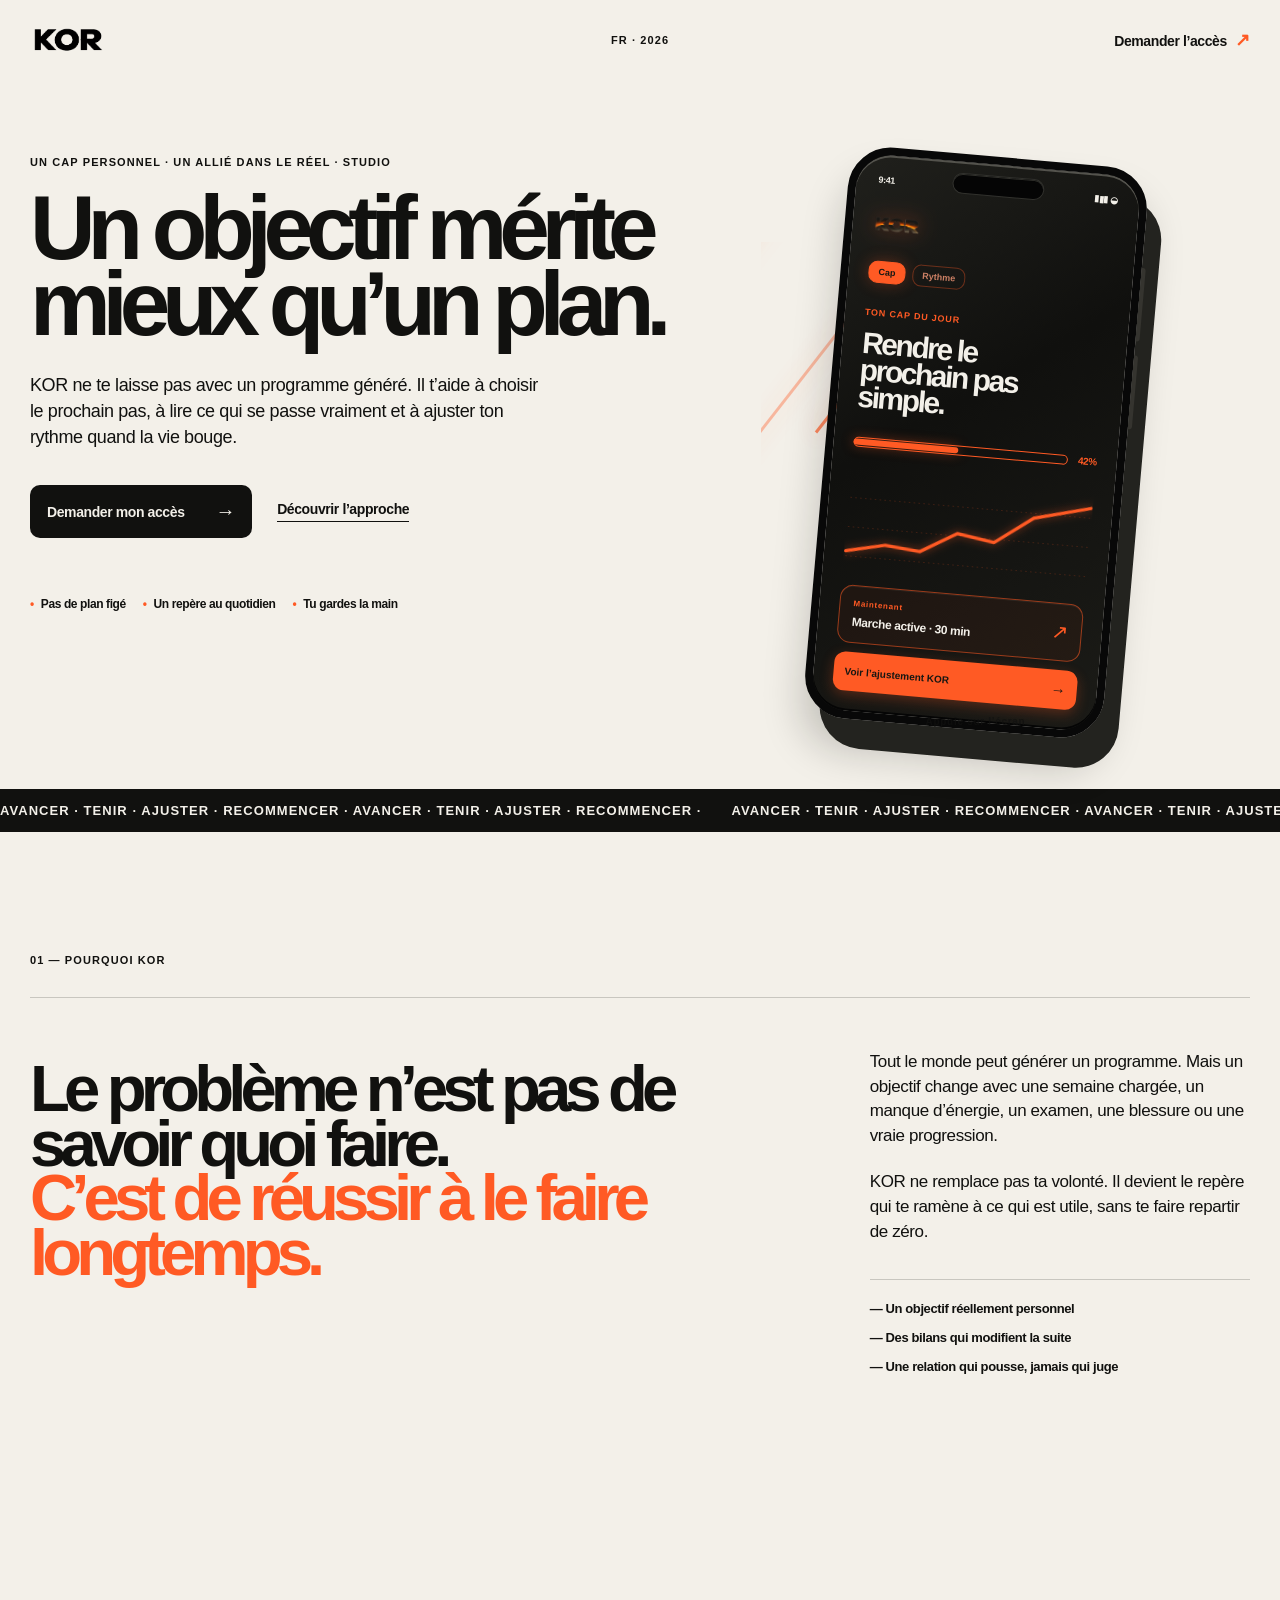
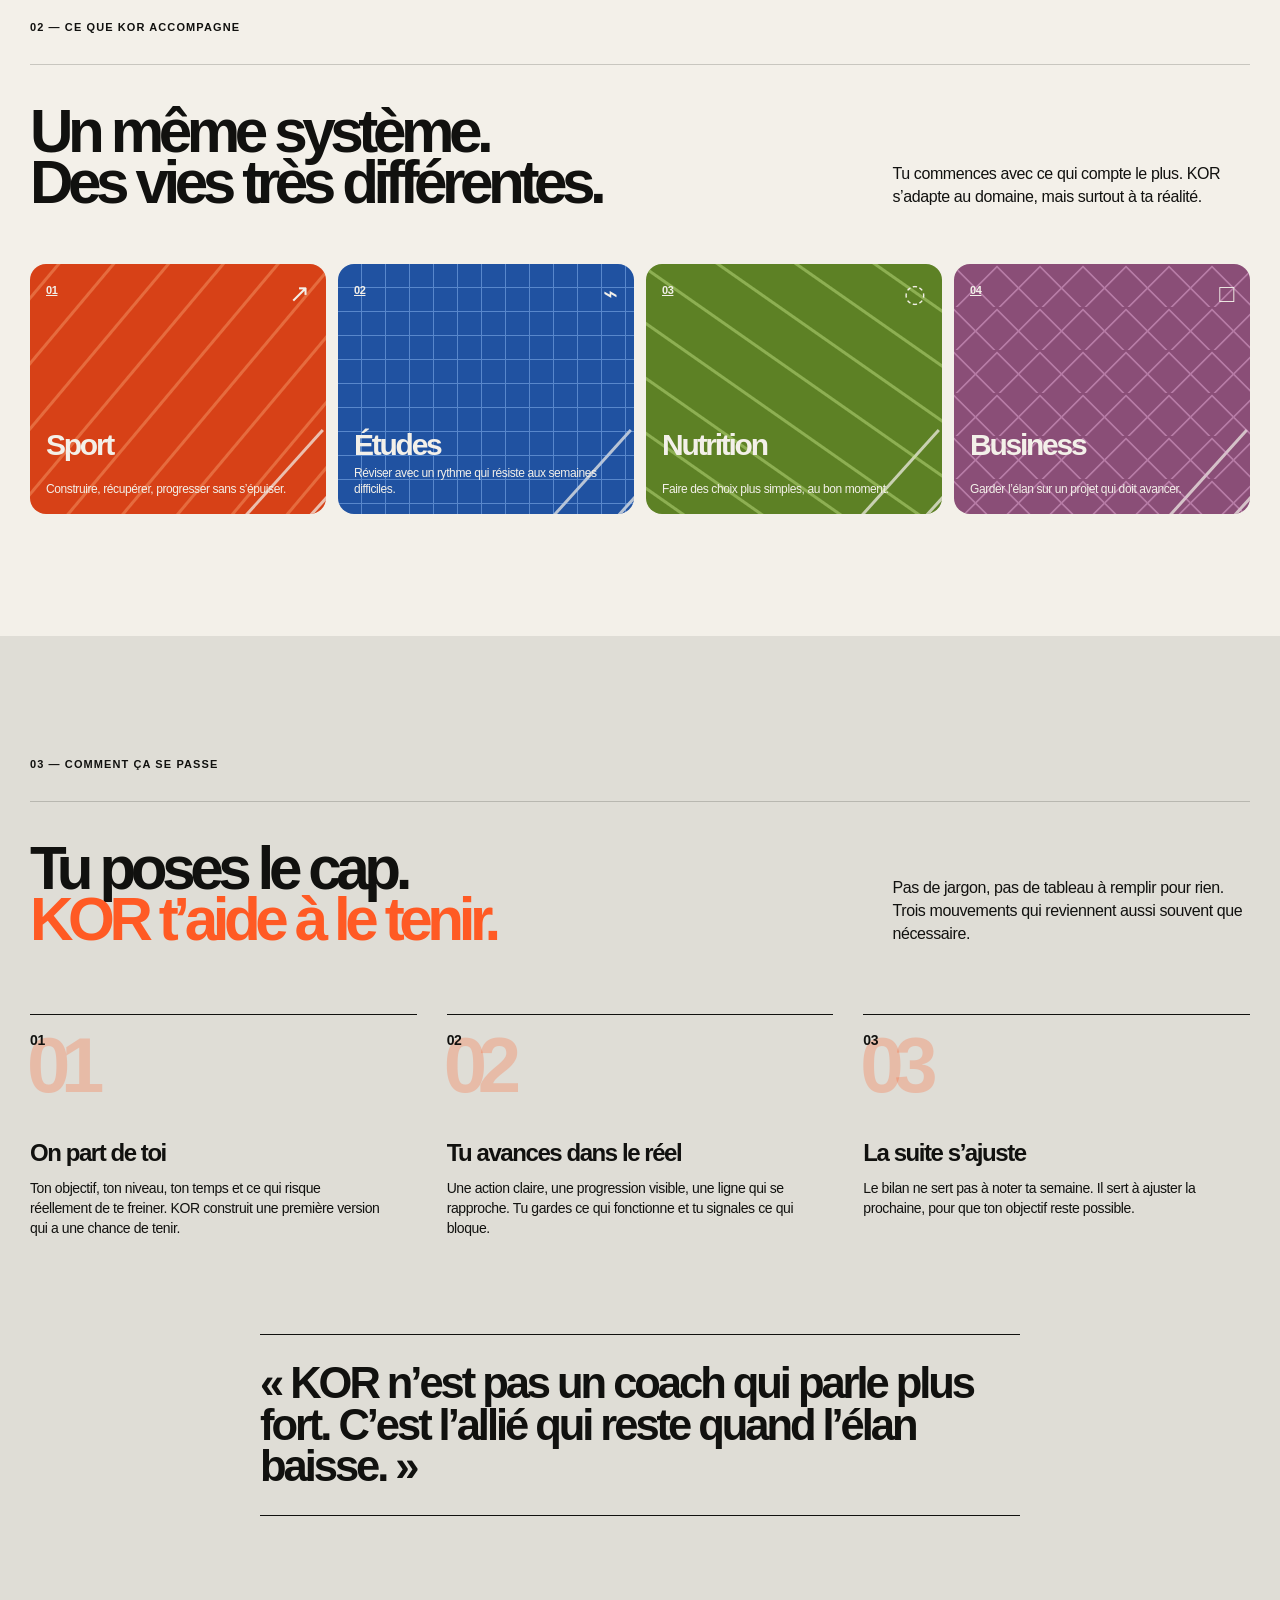
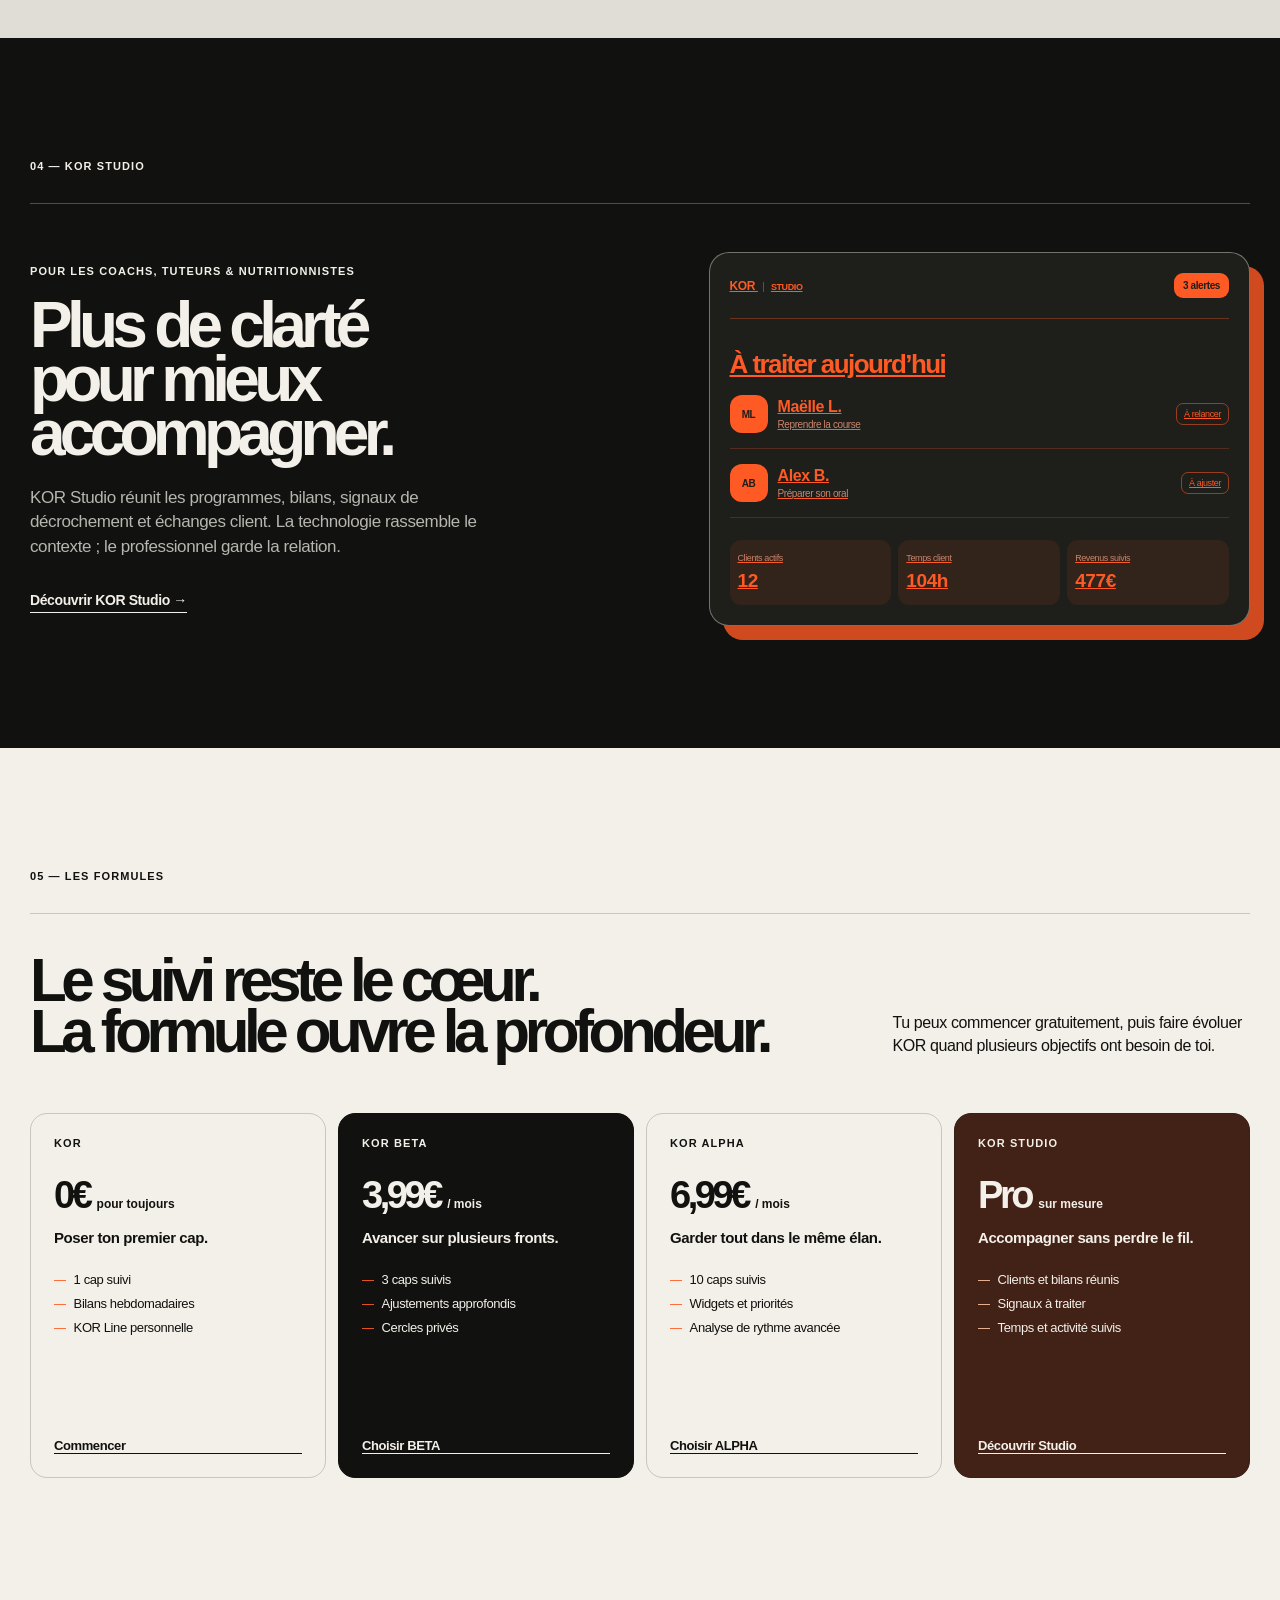
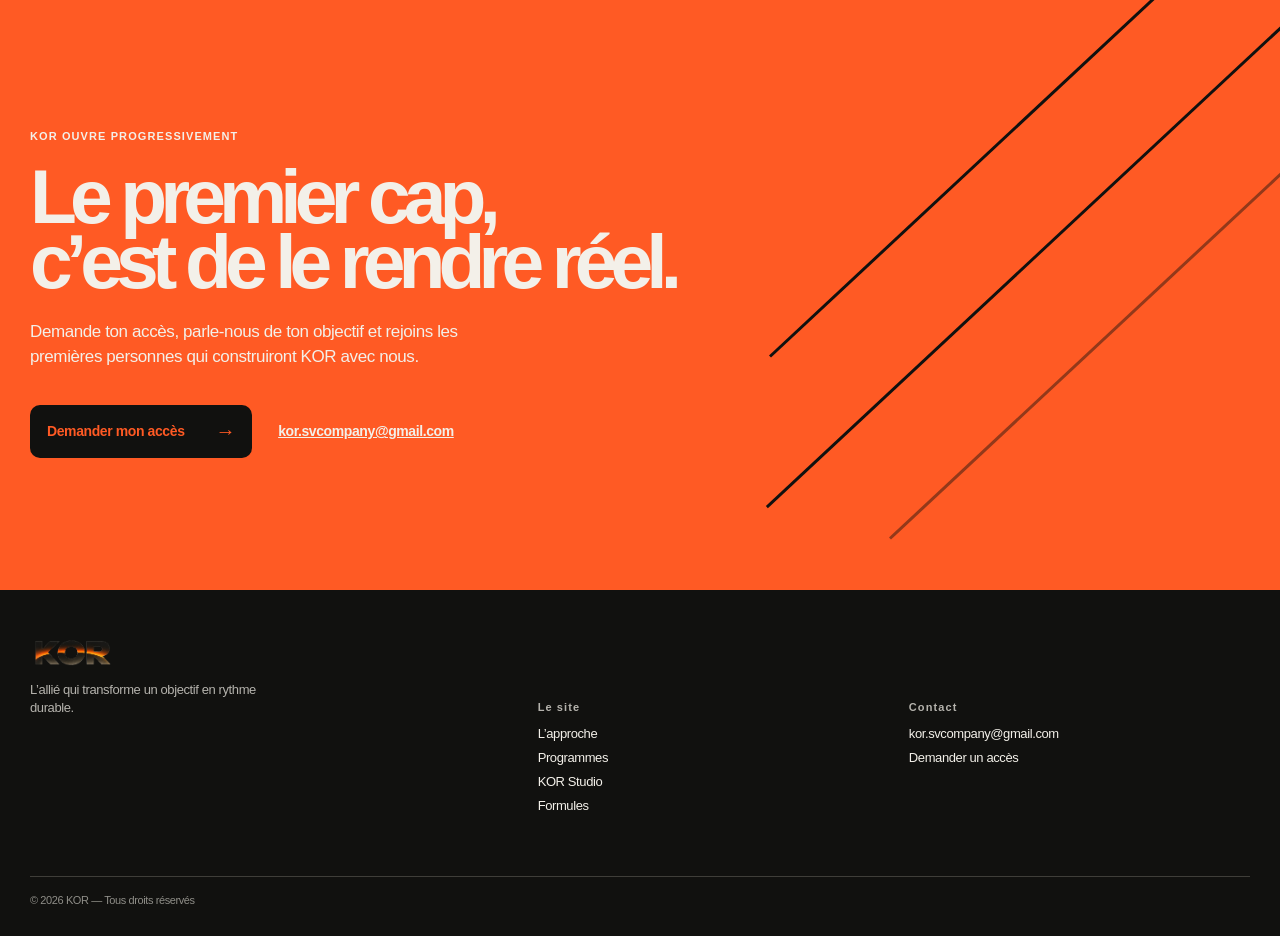
<file: index.html>
<!doctype html>
<html lang="fr">
<head>
  <meta charset="utf-8">
  <meta name="viewport" content="width=device-width,initial-scale=1,viewport-fit=cover">
  <meta name="theme-color" content="#111111">
  <meta name="description" content="KOR transforme un objectif en rythme vivant, suivi et ajusté dans la durée.">
  <title>KOR — L’allié de tes objectifs</title>
  <link rel="stylesheet" href="/site.css">
</head>
<body>
  <div class="site-shell" id="top">
    <header class="site-header">
      <a class="brand" href="#top" aria-label="KOR — accueil"><img src="/kor-logo.png" alt="KOR"></a>
      <span class="edition">FR · 2026</span>
      <a class="header-link" href="/rejoindre/">Demander l’accès <span>↗</span></a>
    </header>
    <main>
      <section class="hero" aria-labelledby="hero-title">
        <div class="hero-copy">
          <p class="kicker">UN CAP PERSONNEL · UN ALLIÉ DANS LE RÉEL · STUDIO</p>
          <h1 id="hero-title">Un objectif mérite<br>mieux qu’un plan.</h1>
          <p class="hero-text">KOR ne te laisse pas avec un programme généré. Il t’aide à choisir le prochain pas, à lire ce qui se passe vraiment et à ajuster ton rythme quand la vie bouge.</p>
          <div class="hero-actions"><a class="button button-main" href="/rejoindre/">Demander mon accès <span>→</span></a><a class="text-link" href="#approach">Découvrir l’approche</a></div>
          <div class="hero-points"><span>Pas de plan figé</span><span>Un repère au quotidien</span><span>Tu gardes la main</span></div>
        </div>
        <div class="hero-object">
          <div class="object-lines" aria-hidden="true"><i></i><i></i><i></i></div>
          <div class="phone" aria-label="Aperçu interactif de KOR">
            <div class="phone-top"><span>9:41</span><span>▮▮▮ ◒</span></div>
            <div class="phone-logo"><img src="/kor-logo.png" alt=""></div>
            <div class="phone-tabs" aria-label="Choisir un aperçu"><button class="is-active" type="button" data-phone-view="cap">Cap</button><button type="button" data-phone-view="rythme">Rythme</button></div>
            <div class="phone-view" id="phone-view">
              <p class="phone-eyebrow">TON CAP DU JOUR</p>
              <h2>Rendre le prochain pas simple.</h2>
              <div class="phone-line"><i></i><b>42%</b></div>
              <div class="phone-chart"><svg viewBox="0 0 300 118" aria-hidden="true"><path d="M2 104H298M2 68H298M2 32H298"/><polyline points="2,98 50,87 93,91 137,65 183,72 229,38 298,20"/></svg></div>
              <div class="phone-card"><span>Maintenant</span><b>Marche active · 30 min</b><em>↗</em></div>
            </div>
            <button class="phone-action" type="button" id="phone-action">Voir l’ajustement KOR <span>→</span></button>
          </div>
          <p class="phone-hint">Appuie sur l’écran</p>
        </div>
      </section>
      <div class="marquee" aria-hidden="true"><span>AVANCER · TENIR · AJUSTER · RECOMMENCER · AVANCER · TENIR · AJUSTER · RECOMMENCER · </span><span>AVANCER · TENIR · AJUSTER · RECOMMENCER · AVANCER · TENIR · AJUSTER · RECOMMENCER · </span></div>
      <section class="story section" id="approach">
        <div class="section-index">01 — POURQUOI KOR</div>
        <div class="story-grid"><h2>Le problème n’est pas de savoir quoi faire.<br><em>C’est de réussir à le faire longtemps.</em></h2><div class="story-copy"><p>Tout le monde peut générer un programme. Mais un objectif change avec une semaine chargée, un manque d’énergie, un examen, une blessure ou une vraie progression.</p><p>KOR ne remplace pas ta volonté. Il devient le repère qui te ramène à ce qui est utile, sans te faire repartir de zéro.</p><div class="principles"><span>— Un objectif réellement personnel</span><span>— Des bilans qui modifient la suite</span><span>— Une relation qui pousse, jamais qui juge</span></div></div></div>
      </section>
      <section class="universes section" id="programmes">
        <div class="section-index">02 — CE QUE KOR ACCOMPAGNE</div>
        <div class="section-heading"><h2>Un même système.<br>Des vies très différentes.</h2><p>Tu commences avec ce qui compte le plus. KOR s’adapte au domaine, mais surtout à ta réalité.</p></div>
        <div class="universe-grid"><a href="/programmes/?domaine=sport" class="universe sport"><span>01</span><h3>Sport</h3><p>Construire, récupérer, progresser sans s’épuiser.</p><i>↗</i></a><a href="/programmes/?domaine=etudes" class="universe study"><span>02</span><h3>Études</h3><p>Réviser avec un rythme qui résiste aux semaines difficiles.</p><i>⌁</i></a><a href="/programmes/?domaine=nutrition" class="universe nutrition"><span>03</span><h3>Nutrition</h3><p>Faire des choix plus simples, au bon moment.</p><i>◌</i></a><a href="/programmes/?domaine=business" class="universe business"><span>04</span><h3>Business</h3><p>Garder l’élan sur un projet qui doit avancer.</p><i>□</i></a></div>
      </section>
      <section class="method section" id="method">
        <div class="section-index">03 — COMMENT ÇA SE PASSE</div>
        <div class="method-intro"><h2>Tu poses le cap.<br><em>KOR t’aide à le tenir.</em></h2><p>Pas de jargon, pas de tableau à remplir pour rien. Trois mouvements qui reviennent aussi souvent que nécessaire.</p></div>
        <div class="steps"><article><div><b>01</b><span aria-hidden="true">01</span></div><h3>On part de toi</h3><p>Ton objectif, ton niveau, ton temps et ce qui risque réellement de te freiner. KOR construit une première version qui a une chance de tenir.</p></article><article><div><b>02</b><span aria-hidden="true">02</span></div><h3>Tu avances dans le réel</h3><p>Une action claire, une progression visible, une ligne qui se rapproche. Tu gardes ce qui fonctionne et tu signales ce qui bloque.</p></article><article><div><b>03</b><span aria-hidden="true">03</span></div><h3>La suite s’ajuste</h3><p>Le bilan ne sert pas à noter ta semaine. Il sert à ajuster la prochaine, pour que ton objectif reste possible.</p></article></div>
        <blockquote>« KOR n’est pas un coach qui parle plus fort. C’est l’allié qui reste quand l’élan baisse. »</blockquote>
      </section>
      <section class="studio-section section" id="studio">
        <div class="section-index">04 — KOR STUDIO</div>
        <div class="studio-layout"><div><p class="kicker">POUR LES COACHS, TUTEURS & NUTRITIONNISTES</p><h2>Plus de clarté<br>pour mieux accompagner.</h2><p class="studio-copy">KOR Studio réunit les programmes, bilans, signaux de décrochement et échanges client. La technologie rassemble le contexte ; le professionnel garde la relation.</p><a class="text-link light" href="/studio/">Découvrir KOR Studio <span>→</span></a></div><a class="studio-screen" href="/studio/" aria-label="Découvrir KOR Studio"><div class="screen-head"><span>KOR <b>STUDIO</b></span><em>3 alertes</em></div><h3>À traiter aujourd’hui</h3><div class="screen-row"><i>ML</i><span><b>Maëlle L.</b><small>Reprendre la course</small></span><em>À relancer</em></div><div class="screen-row"><i>AB</i><span><b>Alex B.</b><small>Préparer son oral</small></span><em>À ajuster</em></div><div class="screen-stats"><span><small>Clients actifs</small><b>12</b></span><span><small>Temps client</small><b>104h</b></span><span><small>Revenus suivis</small><b>477€</b></span></div></a></div>
      </section>
      <section class="offers section" id="offers">
        <div class="section-index">05 — LES FORMULES</div>
        <div class="section-heading"><h2>Le suivi reste le cœur.<br>La formule ouvre la profondeur.</h2><p>Tu peux commencer gratuitement, puis faire évoluer KOR quand plusieurs objectifs ont besoin de toi.</p></div>
        <div class="offer-grid"><article><p>KOR</p><h3>0€ <small>pour toujours</small></h3><span>Poser ton premier cap.</span><ul><li>1 cap suivi</li><li>Bilans hebdomadaires</li><li>KOR Line personnelle</li></ul><a href="#early">Commencer</a></article><article class="featured"><p>KOR BETA</p><h3>3,99€ <small>/ mois</small></h3><span>Avancer sur plusieurs fronts.</span><ul><li>3 caps suivis</li><li>Ajustements approfondis</li><li>Cercles privés</li></ul><a href="#early">Choisir BETA</a></article><article><p>KOR ALPHA</p><h3>6,99€ <small>/ mois</small></h3><span>Garder tout dans le même élan.</span><ul><li>10 caps suivis</li><li>Widgets et priorités</li><li>Analyse de rythme avancée</li></ul><a href="#early">Choisir ALPHA</a></article><article class="studio-plan"><p>KOR STUDIO</p><h3>Pro <small>sur mesure</small></h3><span>Accompagner sans perdre le fil.</span><ul><li>Clients et bilans réunis</li><li>Signaux à traiter</li><li>Temps et activité suivis</li></ul><a href="/studio/">Découvrir Studio</a></article></div>
      </section>
      <section class="early" id="early"><div class="early-orbit"></div><p class="kicker">KOR OUVRE PROGRESSIVEMENT</p><h2>Le premier cap,<br>c’est de le rendre réel.</h2><p>Demande ton accès, parle-nous de ton objectif et rejoins les premières personnes qui construiront KOR avec nous.</p><div class="early-actions"><a class="button button-inverse" href="/rejoindre/">Demander mon accès <span>→</span></a><a class="email-link" href="mailto:kor.svcompany@gmail.com">kor.svcompany@gmail.com</a></div></section>
    </main>
    <footer><img src="/kor-logo.png" alt="KOR"><p>L’allié qui transforme un objectif en rythme durable.</p><div><span>Le site</span><a href="#approach">L’approche</a><a href="/programmes/">Programmes</a><a href="/studio/">KOR Studio</a><a href="/offres/">Formules</a></div><div><span>Contact</span><a href="mailto:kor.svcompany@gmail.com">kor.svcompany@gmail.com</a><a href="/rejoindre/">Demander un accès</a></div><small>© 2026 KOR — Tous droits réservés</small></footer>
  </div>
  <script src="/site.js" defer></script>
</body>
</html>
</file>
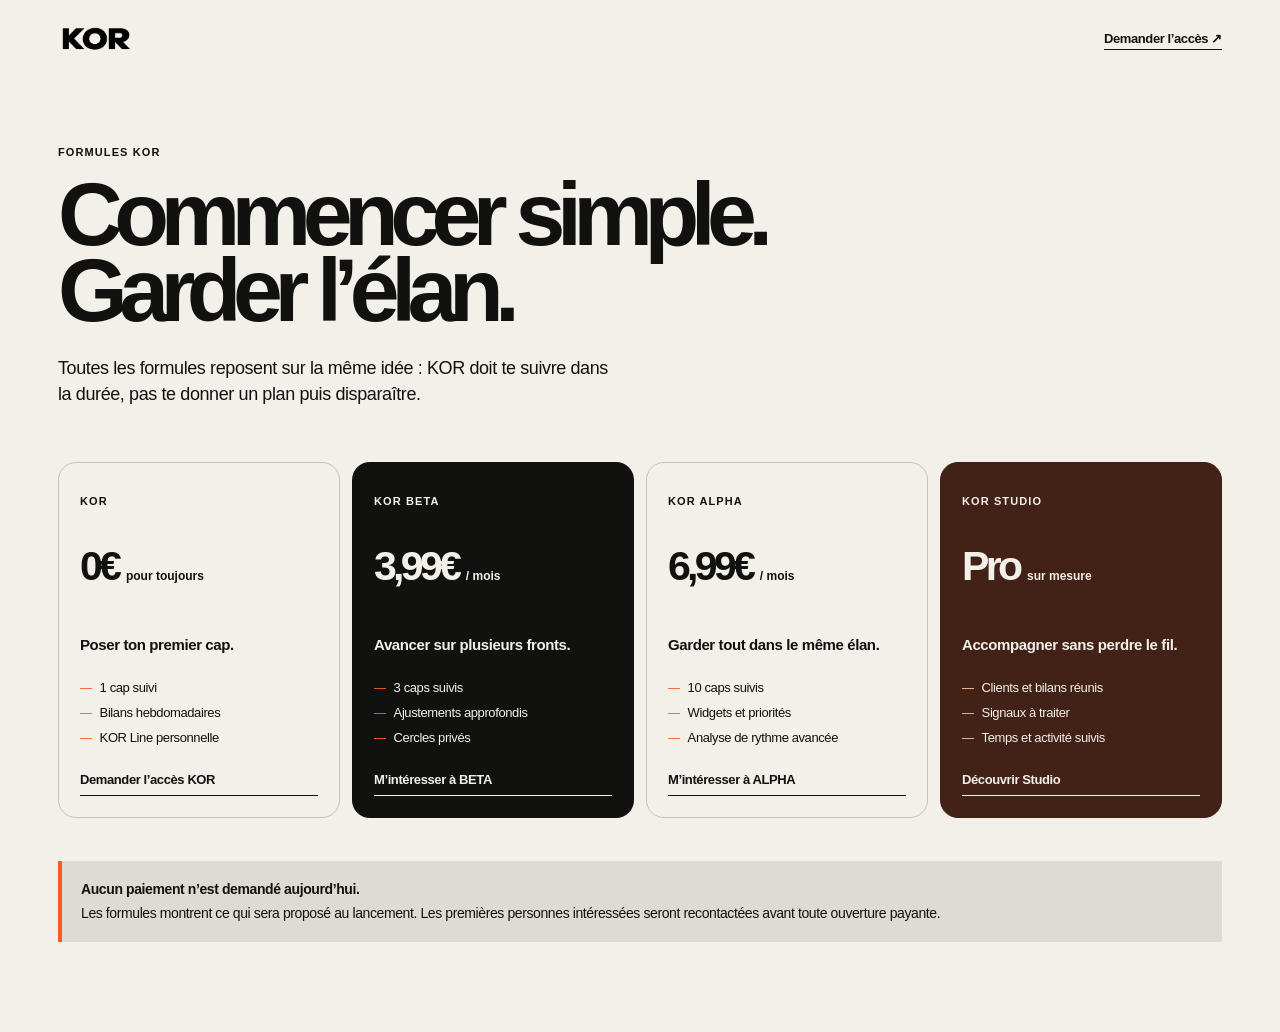
<file: offres/index.html>
<!doctype html>
<html lang="fr">
<head><meta charset="utf-8"><meta name="viewport" content="width=device-width,initial-scale=1"><meta name="theme-color" content="#111111"><title>Formules KOR</title><link rel="stylesheet" href="/flow.css"></head>
<body>
  <header class="flow-header"><a href="/"><img src="/kor-logo.png" alt="KOR"></a><a href="/rejoindre/">Demander l’accès ↗</a></header>
  <main class="flow-main">
    <p class="eyebrow">FORMULES KOR</p>
    <h1>Commencer simple.<br>Garder l’élan.</h1>
    <p class="lead">Toutes les formules reposent sur la même idée : KOR doit te suivre dans la durée, pas te donner un plan puis disparaître.</p>
    <div class="pricing">
      <article class="price"><p>KOR</p><h2>0€ <small>pour toujours</small></h2><span>Poser ton premier cap.</span><ul><li>1 cap suivi</li><li>Bilans hebdomadaires</li><li>KOR Line personnelle</li></ul><a href="/rejoindre/?formule=KOR">Demander l’accès KOR</a></article>
      <article class="price featured"><p>KOR BETA</p><h2>3,99€ <small>/ mois</small></h2><span>Avancer sur plusieurs fronts.</span><ul><li>3 caps suivis</li><li>Ajustements approfondis</li><li>Cercles privés</li></ul><a href="/rejoindre/?formule=KOR%20BETA">M’intéresser à BETA</a></article>
      <article class="price"><p>KOR ALPHA</p><h2>6,99€ <small>/ mois</small></h2><span>Garder tout dans le même élan.</span><ul><li>10 caps suivis</li><li>Widgets et priorités</li><li>Analyse de rythme avancée</li></ul><a href="/rejoindre/?formule=KOR%20ALPHA">M’intéresser à ALPHA</a></article>
      <article class="price studio-plan"><p>KOR STUDIO</p><h2>Pro <small>sur mesure</small></h2><span>Accompagner sans perdre le fil.</span><ul><li>Clients et bilans réunis</li><li>Signaux à traiter</li><li>Temps et activité suivis</li></ul><a href="/studio/">Découvrir Studio</a></article>
    </div>
    <div class="notice"><b>Aucun paiement n’est demandé aujourd’hui.</b>Les formules montrent ce qui sera proposé au lancement. Les premières personnes intéressées seront recontactées avant toute ouverture payante.</div>
  </main>
</body>
</html>
</file>
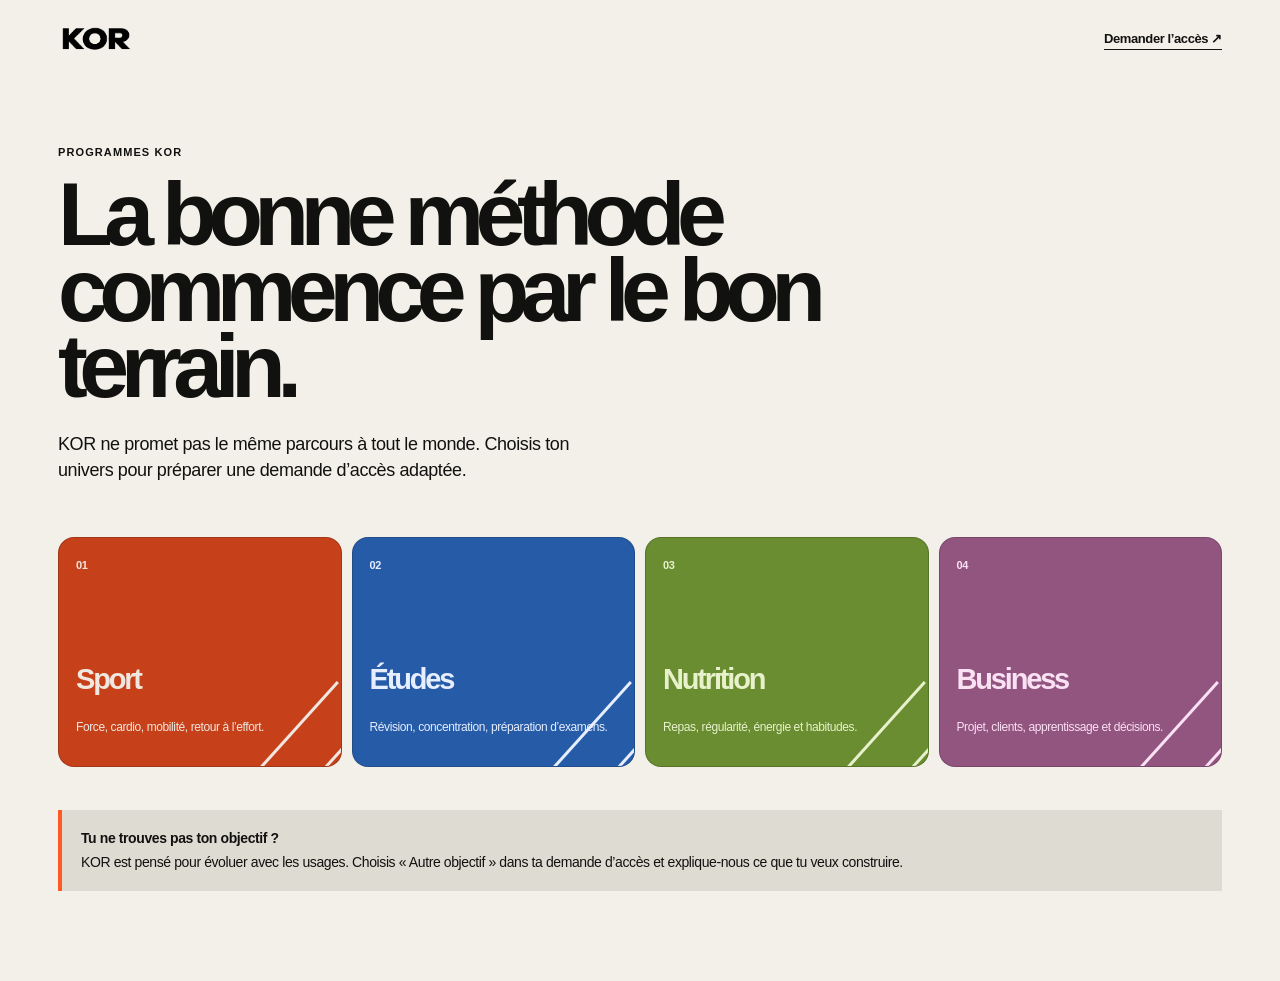
<file: programmes/index.html>
<!doctype html><html lang="fr"><head><meta charset="utf-8"><meta name="viewport" content="width=device-width,initial-scale=1"><meta name="theme-color" content="#111111"><title>Programmes KOR</title><link rel="stylesheet" href="/flow.css"></head><body><header class="flow-header"><a href="/"><img src="/kor-logo.png" alt="KOR"></a><a href="/rejoindre/">Demander l’accès ↗</a></header><main class="flow-main"><p class="eyebrow">PROGRAMMES KOR</p><h1>La bonne méthode<br>commence par le bon terrain.</h1><p class="lead">KOR ne promet pas le même parcours à tout le monde. Choisis ton univers pour préparer une demande d’accès adaptée.</p><div class="cards"><a class="choice sport" href="/rejoindre/?domaine=Sport"><span>01</span><h2>Sport</h2><p>Force, cardio, mobilité, retour à l’effort.</p></a><a class="choice study" href="/rejoindre/?domaine=Études"><span>02</span><h2>Études</h2><p>Révision, concentration, préparation d’examens.</p></a><a class="choice nutrition" href="/rejoindre/?domaine=Nutrition"><span>03</span><h2>Nutrition</h2><p>Repas, régularité, énergie et habitudes.</p></a><a class="choice business" href="/rejoindre/?domaine=Business"><span>04</span><h2>Business</h2><p>Projet, clients, apprentissage et décisions.</p></a></div><div class="notice"><b>Tu ne trouves pas ton objectif ?</b>KOR est pensé pour évoluer avec les usages. Choisis « Autre objectif » dans ta demande d’accès et explique-nous ce que tu veux construire.</div></main></body></html>
</file>
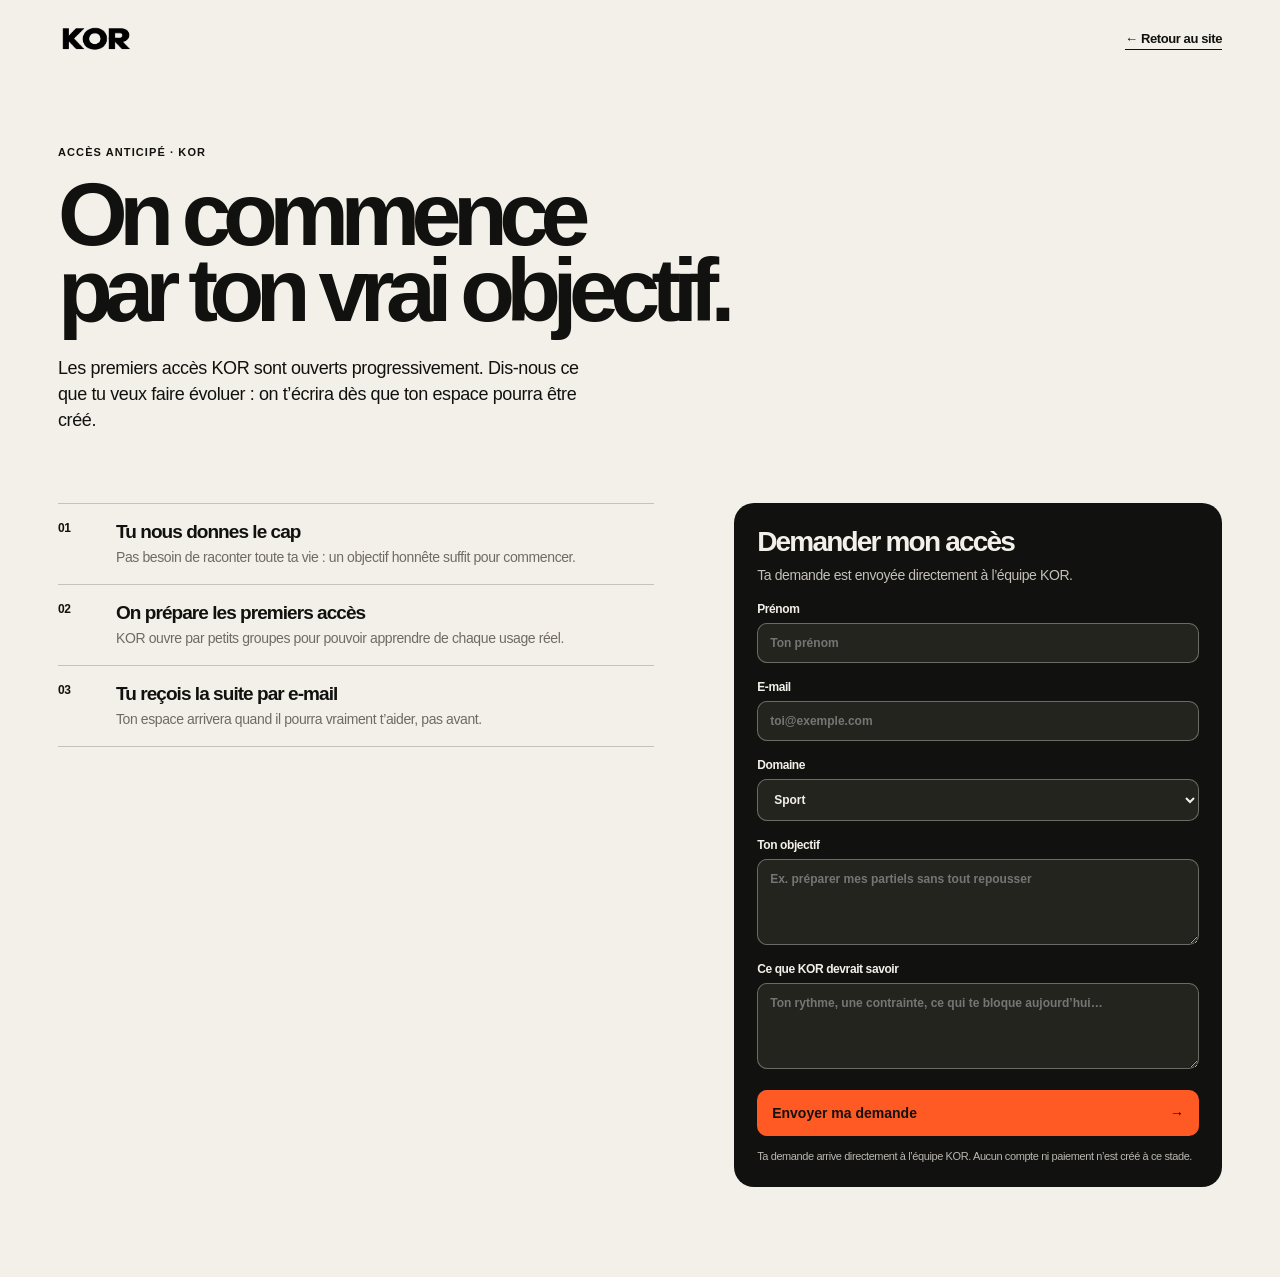
<file: rejoindre/index.html>
<!doctype html>
<html lang="fr">
<head>
  <meta charset="utf-8">
  <meta name="viewport" content="width=device-width,initial-scale=1">
  <meta name="theme-color" content="#111111">
  <title>Rejoindre KOR</title>
  <link rel="stylesheet" href="/flow.css">
</head>
<body>
  <header class="flow-header">
    <a href="/"><img src="/kor-logo.png" alt="KOR"></a>
    <a href="/">← Retour au site</a>
  </header>
  <main class="flow-main">
    <p class="eyebrow">ACCÈS ANTICIPÉ · KOR</p>
    <h1>On commence<br>par ton vrai objectif.</h1>
    <p class="lead">Les premiers accès KOR sont ouverts progressivement. Dis-nous ce que tu veux faire évoluer : on t’écrira dès que ton espace pourra être créé.</p>
    <div class="split">
      <section class="steps">
        <div><b>01</b><span><h2>Tu nous donnes le cap</h2><p>Pas besoin de raconter toute ta vie : un objectif honnête suffit pour commencer.</p></span></div>
        <div><b>02</b><span><h2>On prépare les premiers accès</h2><p>KOR ouvre par petits groupes pour pouvoir apprendre de chaque usage réel.</p></span></div>
        <div><b>03</b><span><h2>Tu reçois la suite par e-mail</h2><p>Ton espace arrivera quand il pourra vraiment t’aider, pas avant.</p></span></div>
      </section>
      <form class="form-card" id="kor-access-form" action="https://hook.eu1.make.com/nih181bj8umofdvkwm1odhdzcpblqpqg" method="POST" target="kor-webhook-frame">
        <input type="hidden" name="source" value="kor-s.com/rejoindre">
        <input type="text" name="_honey" tabindex="-1" autocomplete="off" style="display:none">
        <h2>Demander mon accès</h2>
        <p>Ta demande est envoyée directement à l’équipe KOR.</p>
        <label>Prénom<input name="prenom" required autocomplete="given-name" placeholder="Ton prénom"></label>
        <label>E-mail<input name="email" required type="email" autocomplete="email" placeholder="toi@exemple.com"></label>
        <label>Domaine<select name="domaine"><option>Sport</option><option>Études</option><option>Nutrition</option><option>Business</option><option>Autre objectif</option></select></label>
        <label>Ton objectif<textarea name="objectif" required placeholder="Ex. préparer mes partiels sans tout repousser"></textarea></label>
        <label>Ce que KOR devrait savoir<textarea name="message" placeholder="Ton rythme, une contrainte, ce qui te bloque aujourd’hui…"></textarea></label>
        <button>Envoyer ma demande <span>→</span></button>
        <small>Ta demande arrive directement à l’équipe KOR. Aucun compte ni paiement n’est créé à ce stade.</small>
      </form>
    </div>
  </main>
  <iframe title="Envoi sécurisé" name="kor-webhook-frame" style="display:none"></iframe>
  <script>
    const form = document.querySelector('#kor-access-form');
    form.addEventListener('submit', () => {
      const button = form.querySelector('button');
      button.disabled = true;
      button.textContent = 'Envoi en cours…';
      window.setTimeout(() => {
        window.location.assign('/rejoindre/merci/');
      }, 700);
    });
  </script>
</body>
</html>
</file>
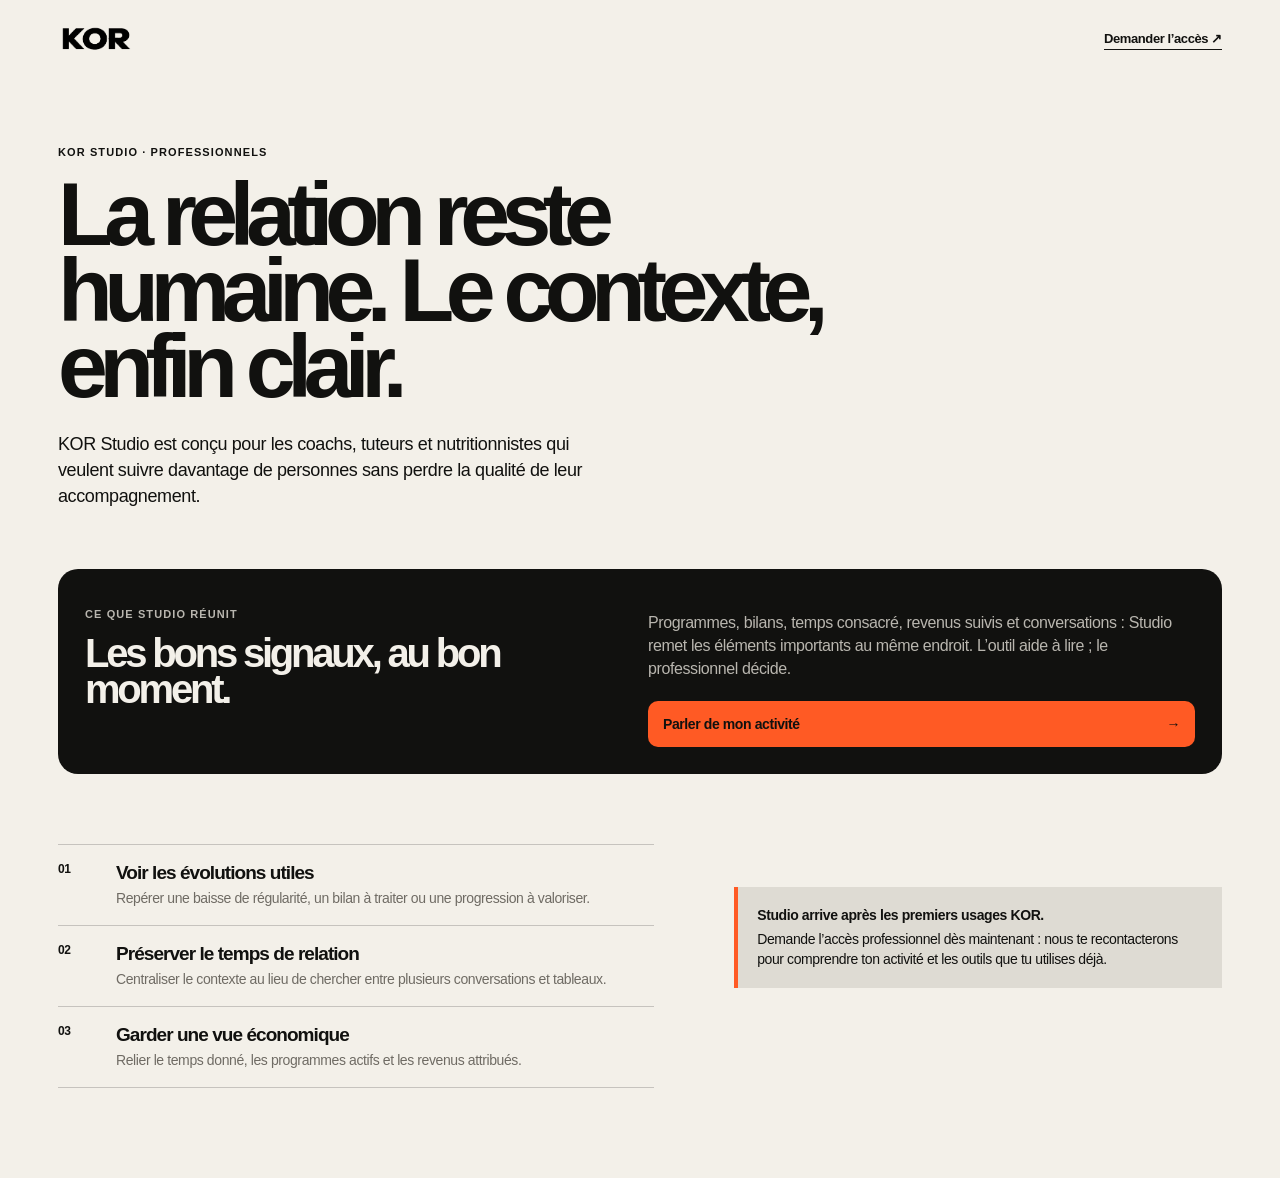
<file: studio/index.html>
<!doctype html><html lang="fr"><head><meta charset="utf-8"><meta name="viewport" content="width=device-width,initial-scale=1"><meta name="theme-color" content="#111111"><title>KOR Studio</title><link rel="stylesheet" href="/flow.css"></head><body><header class="flow-header"><a href="/"><img src="/kor-logo.png" alt="KOR"></a><a href="/rejoindre/?domaine=KOR%20Studio">Demander l’accès ↗</a></header><main class="flow-main"><p class="eyebrow">KOR STUDIO · PROFESSIONNELS</p><h1>La relation reste<br>humaine. Le contexte,<br>enfin clair.</h1><p class="lead">KOR Studio est conçu pour les coachs, tuteurs et nutritionnistes qui veulent suivre davantage de personnes sans perdre la qualité de leur accompagnement.</p><div class="studio-block"><div><p class="eyebrow">CE QUE STUDIO RÉUNIT</p><h2>Les bons signaux, au bon moment.</h2></div><div><p>Programmes, bilans, temps consacré, revenus suivis et conversations : Studio remet les éléments importants au même endroit. L’outil aide à lire ; le professionnel décide.</p><a class="cta" href="/rejoindre/?domaine=KOR%20Studio">Parler de mon activité <span>→</span></a></div></div><div class="split"><section class="steps"><div><b>01</b><span><h2>Voir les évolutions utiles</h2><p>Repérer une baisse de régularité, un bilan à traiter ou une progression à valoriser.</p></span></div><div><b>02</b><span><h2>Préserver le temps de relation</h2><p>Centraliser le contexte au lieu de chercher entre plusieurs conversations et tableaux.</p></span></div><div><b>03</b><span><h2>Garder une vue économique</h2><p>Relier le temps donné, les programmes actifs et les revenus attribués.</p></span></div></section><div class="notice"><b>Studio arrive après les premiers usages KOR.</b>Demande l’accès professionnel dès maintenant : nous te recontacterons pour comprendre ton activité et les outils que tu utilises déjà.</div></div></main></body></html>
</file>
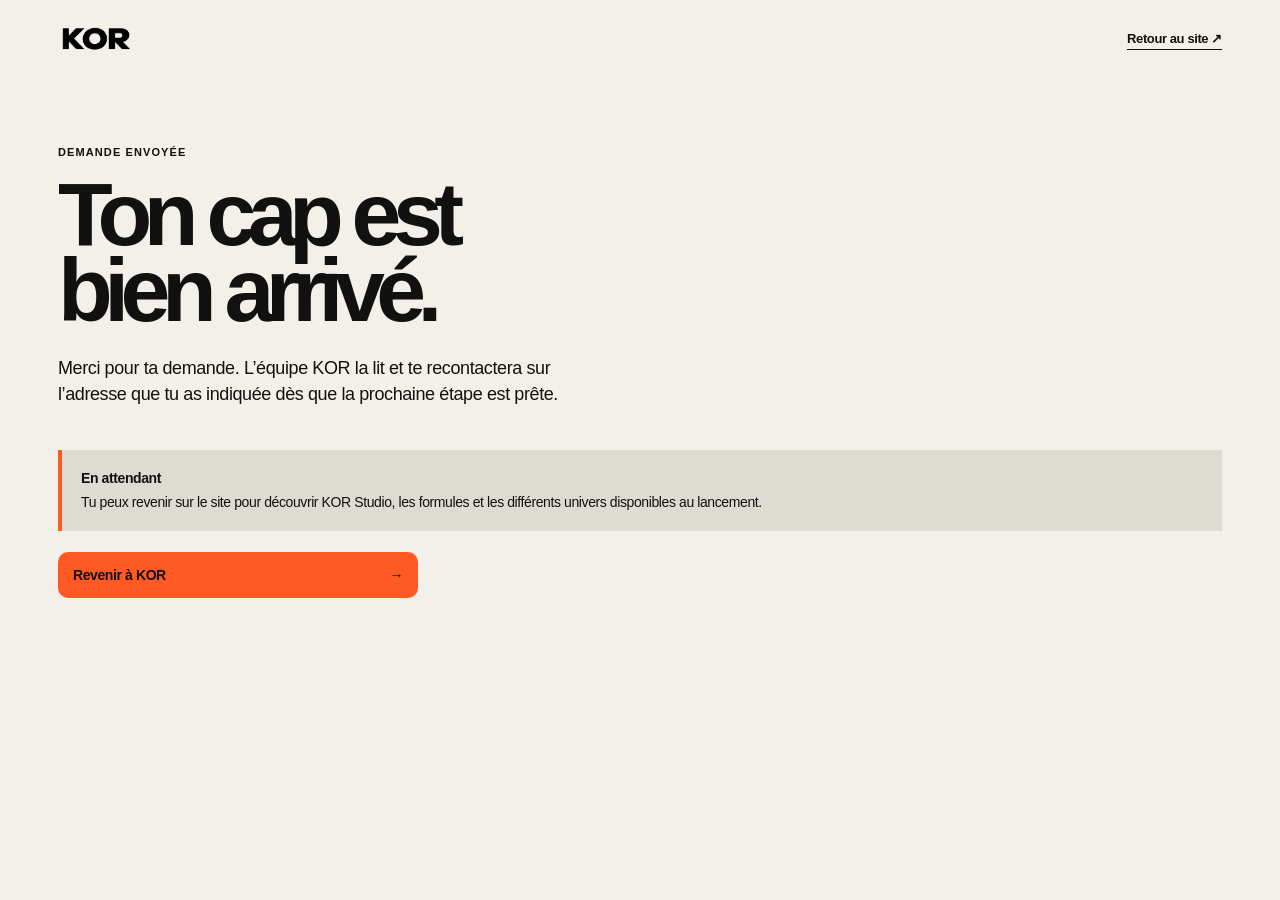
<file: rejoindre/merci/index.html>
<!doctype html><html lang="fr"><head><meta charset="utf-8"><meta name="viewport" content="width=device-width,initial-scale=1"><meta name="theme-color" content="#111111"><title>Demande envoyée — KOR</title><link rel="stylesheet" href="/flow.css"></head><body><header class="flow-header"><a href="/"><img src="/kor-logo.png" alt="KOR"></a><a href="/">Retour au site ↗</a></header><main class="flow-main"><p class="eyebrow">DEMANDE ENVOYÉE</p><h1>Ton cap est<br>bien arrivé.</h1><p class="lead">Merci pour ta demande. L’équipe KOR la lit et te recontactera sur l’adresse que tu as indiquée dès que la prochaine étape est prête.</p><div class="notice"><b>En attendant</b>Tu peux revenir sur le site pour découvrir KOR Studio, les formules et les différents univers disponibles au lancement.</div><a class="cta" style="max-width:360px" href="/">Revenir à KOR <span>→</span></a></main></body></html>
</file>
<file: site.css>
:root{--ink:#11110f;--paper:#f3f0e9;--orange:#ff5a24;--muted:#77736b;--line:rgba(17,17,15,.19);--sans:Inter,"Helvetica Neue",Arial,sans-serif}*{box-sizing:border-box}html{scroll-behavior:smooth;background:var(--ink)}body{margin:0;background:var(--paper);color:var(--ink);font-family:var(--sans);letter-spacing:-.025em}a{color:inherit}button{font:inherit}h1,h2,h3,p{margin:0}.site-shell{overflow:hidden}.site-header{display:grid;grid-template-columns:1fr auto 1fr;align-items:center;max-width:1440px;margin:auto;padding:24px 30px}.brand img,footer>img{display:block;width:76px;filter:brightness(0)}.edition,.kicker,.section-index{font-size:11px;font-weight:850;letter-spacing:.1em}.header-link{justify-self:end;font-size:14px;font-weight:700;text-decoration:none}.header-link span{margin-left:5px;color:var(--orange);font-size:18px}.hero{position:relative;display:grid;grid-template-columns:minmax(0,1.1fr) minmax(380px,.9fr);min-height:700px;max-width:1440px;margin:auto;padding:76px 30px 60px}.hero-copy{position:relative;z-index:2;max-width:790px}.hero h1,.story h2,.section-heading h2,.method-intro h2,.studio-layout h2,.early h2{margin-top:22px;font-size:clamp(3.8rem,7.1vw,7.6rem);font-weight:650;letter-spacing:-.09em;line-height:.84}.hero-text{max-width:525px;margin-top:30px;font-size:18px;line-height:1.45}.hero-actions{display:flex;align-items:center;gap:25px;margin-top:35px}.button{display:inline-flex;align-items:center;justify-content:space-between;gap:31px;min-width:215px;padding:15px 17px;border-radius:10px;font-size:14px;font-weight:800;text-decoration:none}.button-main{color:var(--paper);background:var(--ink)}.button span{font-size:20px}.text-link{font-size:14px;font-weight:800;text-decoration:none;border-bottom:1px solid var(--ink);padding-bottom:4px}.hero-points{display:flex;flex-wrap:wrap;gap:17px;margin-top:59px;font-size:12px;font-weight:750}.hero-points span:before{content:"•";color:var(--orange);margin-right:7px}.hero-object{position:relative;display:grid;place-items:center;min-height:500px}.object-glow{position:absolute;width:410px;height:410px;border-radius:50%;background:var(--orange);filter:saturate(1.1)}.phone{position:relative;width:290px;min-height:520px;padding:19px;border:8px solid #12120f;border-radius:39px;color:var(--orange);background:#151512;box-shadow:18px 28px 0 #22221d;transform:rotate(5deg);transition:transform .35s ease,box-shadow .35s ease}.phone:hover{transform:rotate(1deg) translateY(-7px);box-shadow:24px 35px 0 #22221d}.phone:before{position:absolute;top:10px;left:50%;width:86px;height:18px;transform:translateX(-50%);border-radius:20px;background:#050505;content:""}.phone-top{display:flex;justify-content:space-between;padding:0 2px;font-size:9px;font-weight:700}.phone-logo{margin-top:27px}.phone-logo img{width:49px}.phone-tabs{display:flex;gap:7px;margin-top:23px}.phone-tabs button{padding:5px 9px;border:1px solid rgba(255,90,36,.36);border-radius:9px;color:#cc8065;background:transparent;font-size:9px;font-weight:850;cursor:pointer}.phone-tabs button.is-active{color:#171713;background:var(--orange);border-color:var(--orange)}.phone-view{min-height:287px}.phone-eyebrow{margin-top:25px;font-size:9px;font-weight:850;letter-spacing:.09em}.phone h2{max-width:218px;margin-top:12px;font-size:30px;letter-spacing:-.08em;line-height:.9}.phone-line{position:relative;display:flex;align-items:center;gap:10px;margin-top:26px;font-size:10px}.phone-line:before{flex:1;height:8px;border:1px solid var(--orange);border-radius:9px;content:""}.phone-line i{position:absolute;left:0;width:43%;height:6px;border-radius:9px;background:var(--orange);transition:width .35s ease}.phone-chart{margin-top:25px}.phone-chart svg{width:100%;height:auto}.phone-chart path{stroke:rgba(255,90,36,.22);fill:none;stroke-dasharray:2 4}.phone-chart polyline{stroke:var(--orange);stroke-width:4;fill:none;stroke-linecap:round;stroke-linejoin:round}.phone-card{display:grid;grid-template-columns:1fr auto;margin-top:12px;padding:13px;border:1px solid rgba(255,90,36,.55);border-radius:13px}.phone-card span{font-size:8px;font-weight:800;letter-spacing:.09em}.phone-card b{margin-top:7px;font-size:12px}.phone-card em{grid-column:2;grid-row:1/3;align-self:center;font-size:20px;font-style:normal}.phone-action{display:flex;justify-content:space-between;align-items:center;width:100%;margin-top:8px;padding:11px;border:0;border-radius:11px;color:#171713;background:var(--orange);font-size:10px;font-weight:850;cursor:pointer}.phone-action span{font-size:15px}.phone-hint{position:absolute;bottom:2px;margin:0;color:rgba(17,17,15,.7);font-size:10px;font-weight:800;letter-spacing:.07em}.marquee{display:flex;gap:30px;width:max-content;padding:14px 0;color:var(--paper);background:var(--ink);font-size:13px;font-weight:850;letter-spacing:.08em;white-space:nowrap;animation:scroll 25s linear infinite}.marquee span{display:block}@keyframes scroll{to{transform:translateX(-50%)}}.section{max-width:1440px;margin:auto;padding:122px 30px}.section-index{padding-bottom:31px;border-bottom:1px solid var(--line)}.story-grid{display:grid;grid-template-columns:1.35fr .65fr;gap:50px;margin-top:42px}.story h2{font-size:clamp(3rem,5.1vw,5.9rem)}em{font-style:normal;color:var(--orange)}.story-copy{max-width:405px;padding-top:10px;font-size:17px;line-height:1.46}.story-copy p+p{margin-top:21px}.principles{display:grid;gap:10px;margin-top:35px;padding-top:20px;border-top:1px solid var(--line);font-size:13px;font-weight:750}.section-heading,.method-intro{display:grid;grid-template-columns:1.25fr .55fr;gap:50px;margin-top:42px}.section-heading h2,.method-intro h2{margin:0;font-size:clamp(2.8rem,4.7vw,5.5rem)}.section-heading p,.method-intro p{align-self:end;max-width:390px;font-size:16px;line-height:1.45}.universe-grid,.offer-grid{display:grid;grid-template-columns:repeat(4,1fr);gap:12px;margin-top:56px}.universe{position:relative;min-height:250px;padding:16px;border-radius:16px;color:var(--paper);overflow:hidden}.universe:before,.universe:after{position:absolute;content:""}.universe:before{right:-65px;bottom:-62px;width:210px;height:210px;border:2px solid currentColor;border-radius:50%;opacity:.8}.universe:after{top:0;right:0;bottom:0;left:0;opacity:.45}.universe>*{position:relative;z-index:1}.universe span{font-size:11px;font-weight:850}.universe h3{position:absolute;right:16px;bottom:52px;left:16px;font-size:30px;letter-spacing:-.075em}.universe p{position:absolute;right:16px;bottom:17px;left:16px;font-size:12px;line-height:1.3}.universe i{position:absolute;right:16px;top:15px;font-size:25px;font-style:normal}.sport{background:#d74117}.sport:after{background:repeating-linear-gradient(130deg,transparent 0 20px,#f79f6e 21px 23px,transparent 24px 42px)}.study{background:#2052a1}.study:after{background:linear-gradient(90deg,transparent 95%,#9ec8ff 96%),linear-gradient(transparent 95%,#9ec8ff 96%);background-size:24px 24px}.nutrition{background:#5d8125}.nutrition:after{background:repeating-radial-gradient(circle at 90% 95%,transparent 0 20px,#c8e88a 21px 22px,transparent 23px 44px)}.business{background:#8a4e77}.business:after{background:linear-gradient(45deg,transparent 45%,#e9b2dc 46% 48%,transparent 49%),linear-gradient(-45deg,transparent 45%,#e9b2dc 46% 48%,transparent 49%);background-size:43px 43px}.method{background:#dfddd6;max-width:none;padding-left:max(30px,calc((100vw - 1380px)/2));padding-right:max(30px,calc((100vw - 1380px)/2))}.steps{display:grid;grid-template-columns:repeat(3,1fr);gap:30px;margin-top:68px}.steps article{padding-top:16px;border-top:1px solid var(--ink)}.steps article>div{position:relative;min-height:78px}.steps b{position:relative;z-index:1;font-size:14px}.steps span{position:absolute;top:6px;left:-3px;color:rgba(255,90,36,.26);font-size:78px;font-weight:750;letter-spacing:-.12em;line-height:.72}.steps h3{position:relative;margin-top:30px;font-size:24px;letter-spacing:-.06em}.steps p{max-width:350px;margin-top:11px;font-size:14px;line-height:1.45}blockquote{max-width:760px;margin:96px auto 0;padding:28px 0;border-top:1px solid var(--ink);border-bottom:1px solid var(--ink);font-size:clamp(2rem,3.4vw,3.65rem);font-weight:650;letter-spacing:-.07em;line-height:.95}.studio-section{color:var(--paper);background:var(--ink);max-width:none;padding-left:max(30px,calc((100vw - 1380px)/2));padding-right:max(30px,calc((100vw - 1380px)/2))}.studio-section .section-index{border-color:rgba(243,240,233,.28)}.studio-layout{display:grid;grid-template-columns:1.05fr .95fr;gap:80px;align-items:center;margin-top:48px}.studio-layout h2{font-size:clamp(3rem,5vw,5.8rem)}.studio-copy{max-width:465px;margin-top:25px;color:#b6b5af;font-size:17px;line-height:1.45}.light{color:var(--paper);border-color:var(--paper);display:inline-block;margin-top:33px}.studio-screen{padding:20px;border:1px solid rgba(243,240,233,.4);border-radius:20px;color:var(--orange);background:#1e1e1a;box-shadow:14px 14px 0 rgba(255,90,36,.8)}.screen-head{display:flex;align-items:center;justify-content:space-between;padding-bottom:20px;border-bottom:1px solid rgba(255,90,36,.34);font-size:12px;font-weight:850}.screen-head b{margin-left:5px;padding-left:7px;border-left:1px solid rgba(255,90,36,.5);font-size:9px}.screen-head em{padding:7px 9px;border-radius:9px;color:#1e1e1a;background:var(--orange);font-size:10px;font-style:normal}.studio-screen h3{margin-top:30px;font-size:26px;letter-spacing:-.06em}.screen-row{display:grid;grid-template-columns:38px 1fr auto;gap:10px;align-items:center;padding:15px 0;border-bottom:1px solid rgba(255,90,36,.23)}.screen-row i{display:grid;place-items:center;width:38px;height:38px;border-radius:12px;background:var(--orange);color:#1e1e1a;font-size:10px;font-style:normal;font-weight:850}.screen-row b,.screen-row small{display:block}.screen-row small{margin-top:3px;color:#cb856c;font-size:10px}.screen-row em{padding:5px 7px;border:1px solid rgba(255,90,36,.55);border-radius:7px;font-size:9px;font-style:normal}.screen-stats{display:grid;grid-template-columns:repeat(3,1fr);gap:7px;margin-top:22px}.screen-stats span{padding:13px 8px;border-radius:11px;background:rgba(255,90,36,.09)}.screen-stats small,.screen-stats b{display:block}.screen-stats small{font-size:9px;color:#cb856c}.screen-stats b{margin-top:7px;font-size:19px}.offer-grid{grid-template-columns:repeat(3,1fr);gap:12px}.offer-grid article{display:flex;flex-direction:column;min-height:365px;padding:23px;border:1px solid var(--line);border-radius:17px}.offer-grid article>p{font-size:11px;font-weight:850;letter-spacing:.1em}.offer-grid h3{margin-top:25px;font-size:38px;letter-spacing:-.09em}.offer-grid h3 small{font-size:12px;letter-spacing:0}.offer-grid article>span{margin-top:12px;font-size:15px;font-weight:650}.offer-grid ul{display:grid;gap:9px;margin:26px 0 0;padding:0;list-style:none;font-size:13px}.offer-grid li:before{content:"●";margin-right:8px;color:var(--orange);font-size:8px}.offer-grid a{margin-top:auto;padding-top:22px;border-bottom:1px solid var(--ink);font-size:13px;font-weight:850;text-decoration:none}.offer-grid .featured{color:var(--paper);border-color:var(--ink);background:var(--ink)}.offer-grid .featured a{border-color:var(--paper)}.studio-offer{display:grid;grid-template-columns:.7fr 1.35fr auto;gap:26px;align-items:center;margin-top:13px;padding:21px 24px;border-radius:17px;color:var(--paper);background:#191916;text-decoration:none}.studio-offer span{display:grid;gap:5px}.studio-offer b{font-size:13px;letter-spacing:.09em}.studio-offer small{color:#afa9a0;font-size:11px;font-weight:700}.studio-offer strong{font-size:18px;letter-spacing:-.04em;line-height:1.15}.studio-offer em{font-size:13px;font-weight:850;color:var(--orange);white-space:nowrap}.early{position:relative;min-height:590px;padding:130px max(30px,calc((100vw - 1380px)/2));color:var(--paper);background:var(--orange);overflow:hidden}.early>*:not(.early-orbit){position:relative;z-index:1}.early h2{font-size:clamp(3.5rem,6vw,7rem)}.early>p:not(.kicker){max-width:450px;margin-top:27px;font-size:17px;line-height:1.45}.early-orbit{position:absolute;right:-160px;bottom:-170px;width:630px;height:630px;border:3px solid var(--ink);border-radius:50%}.early-orbit:before,.early-orbit:after{position:absolute;border:3px solid var(--ink);border-radius:50%;content:""}.early-orbit:before{inset:85px}.early-orbit:after{inset:190px;background:var(--ink)}.early-actions{display:flex;align-items:center;gap:26px;margin-top:35px}.button-inverse{color:var(--orange);background:var(--ink)}.email-link{font-size:14px;font-weight:800}footer{display:grid;grid-template-columns:1.4fr 1fr 1fr;gap:30px;max-width:1440px;margin:auto;padding:45px 30px 30px;color:var(--paper);background:var(--ink)}footer>img{filter:none;width:85px}footer>p{grid-column:1;max-width:230px;margin-top:-20px;color:#b5b3ad;font-size:13px;line-height:1.4}footer>div{display:grid;align-content:start;gap:9px;font-size:13px}footer>div span{margin-bottom:4px;color:#b5b3ad;font-size:11px;font-weight:800;letter-spacing:.1em}footer>div a{text-decoration:none}footer small{grid-column:1/-1;margin-top:33px;padding-top:17px;border-top:1px solid #3f3e39;color:#8f8e88;font-size:11px}@media(max-width:760px){.site-header{padding:18px}.edition{display:none}.hero{display:block;min-height:auto;padding:56px 18px 44px}.hero h1,.story h2,.section-heading h2,.method-intro h2,.studio-layout h2,.early h2{font-size:clamp(3.4rem,14vw,5rem)}.hero-text{margin-top:24px;font-size:16px}.hero-actions{align-items:flex-start;flex-direction:column;gap:20px;margin-top:29px}.hero-points{gap:10px;margin-top:39px;font-size:11px}.hero-object{min-height:460px;margin-top:35px}.object-glow{width:300px;height:300px}.phone{width:246px;min-height:437px;padding:15px;border-width:7px;border-radius:33px;transform:rotate(3deg)}.phone:hover{transform:rotate(0) translateY(-4px)}.phone h2{font-size:24px}.phone-view{min-height:228px}.phone>p{margin-top:25px}.phone-line{margin-top:17px}.phone-chart{margin-top:17px}.phone-tabs{margin-top:18px}.phone-action{margin-top:6px;padding:9px}.phone-hint{bottom:5px}.marquee{font-size:11px}.section{padding:76px 18px}.story-grid,.section-heading,.method-intro,.studio-layout{grid-template-columns:1fr;gap:27px;margin-top:30px}.story-copy{font-size:16px}.universe-grid,.offer-grid{grid-template-columns:1fr 1fr;gap:8px;margin-top:35px}.universe{min-height:202px;padding:13px}.universe h3{right:13px;bottom:50px;left:13px;font-size:25px}.universe p{right:13px;bottom:14px;left:13px;font-size:10px}.method,.studio-section{padding-right:18px;padding-left:18px}.steps{grid-template-columns:1fr;gap:38px;margin-top:52px}.steps article>div{min-height:70px}.steps span{top:7px;font-size:70px}.steps h3{margin-top:23px}.studio-screen{padding:15px}.screen-stats{grid-template-columns:1fr 1fr}.screen-stats span:last-child{grid-column:span 2}.offer-grid article{min-height:316px;padding:16px}.offer-grid h3{margin-top:18px;font-size:30px}.offer-grid article>span{font-size:13px}.offer-grid ul{gap:6px;margin-top:18px;font-size:11px}.studio-offer{grid-template-columns:1fr;gap:13px;margin-top:9px;padding:20px}.studio-offer strong{font-size:17px}.studio-offer em{font-size:12px}.early{min-height:510px;padding:90px 18px}.early-actions{align-items:flex-start;flex-direction:column;gap:19px}.early-orbit{right:-260px}.header-link{font-size:12px}footer{grid-template-columns:1fr 1fr;gap:30px;padding:37px 18px 22px}footer>p{grid-column:1/-1;margin:0}footer>div{font-size:12px}footer small{margin-top:3px}}
.object-glow{display:none!important}.object-lines{position:absolute;width:430px;height:400px;overflow:hidden}.object-lines i{position:absolute;display:block;width:470px;height:3px;background:var(--orange);box-shadow:0 0 25px rgba(255,90,36,.6);transform:rotate(-52deg);transform-origin:left center}.object-lines i:nth-child(1){top:52px;left:-60px}.object-lines i:nth-child(2){top:189px;left:55px;opacity:.7}.object-lines i:nth-child(3){top:319px;left:-103px;opacity:.38}.phone{width:300px!important;min-height:532px!important;padding:20px!important;border:8px solid #080808!important;border-radius:43px!important;background:linear-gradient(145deg,#20201c 0%,#10100e 43%,#1b1b17 100%)!important;box-shadow:0 2px 0 #54534d inset,0 -2px 0 #050505 inset,17px 29px 0 #23231f,0 30px 40px rgba(17,17,15,.22)!important;overflow:visible!important}.phone:hover{box-shadow:0 2px 0 #54534d inset,0 -2px 0 #050505 inset,23px 35px 0 #23231f,0 40px 50px rgba(17,17,15,.26)!important}.phone:before{z-index:2!important;top:11px!important;width:90px!important;height:19px!important;border:1px solid #31312d!important;box-shadow:0 1px 0 #30302b inset!important}.phone:after{position:absolute;top:90px;right:-12px;width:4px;height:74px;border-radius:0 3px 3px 0;background:#35342f;box-shadow:0 88px 0 #35342f;content:""}.phone-top{color:#f3f0e9!important}.phone-logo{margin-top:29px!important}.phone-logo img{filter:drop-shadow(0 0 10px rgba(255,90,36,.35))}.phone-tabs button.is-active{box-shadow:0 0 16px rgba(255,90,36,.3)!important}.phone h2{color:#f3f0e9!important}.phone-line i{box-shadow:0 0 12px rgba(255,90,36,.5)}.phone-chart polyline{filter:drop-shadow(0 0 5px rgba(255,90,36,.55))}.phone-card{margin-top:13px!important;background:rgba(255,90,36,.05)!important;box-shadow:0 1px 0 rgba(255,255,255,.06) inset}.phone-card b{color:#f3f0e9!important}.phone-action{margin-top:9px!important;box-shadow:0 4px 13px rgba(255,90,36,.28)!important}.universe:before{right:-18px!important;bottom:35px!important;width:128px!important;height:3px!important;border:0!important;border-radius:0!important;background:currentColor!important;box-shadow:-47px 48px 0 currentColor!important;opacity:.72!important;transform:rotate(-48deg)!important}.nutrition:after{background:repeating-linear-gradient(35deg,transparent 0 19px,#c8e88a 20px 22px,transparent 23px 45px)!important}.offer-grid{grid-template-columns:repeat(4,1fr)!important}.offer-grid li:before{content:"—"!important;margin-right:8px!important;color:var(--orange)!important;font-size:12px!important}.offer-grid .studio-plan{color:var(--paper)!important;border-color:#382016!important;background:#422116!important}.offer-grid .studio-plan li:before{color:#ffc19f!important}.offer-grid .studio-plan a{border-color:var(--paper)!important}.early-orbit{display:none!important}.early:before,.early:after{position:absolute;width:720px;height:3px;background:var(--ink);content:"";transform:rotate(-43deg);transform-origin:left}.early:before{right:-210px;bottom:232px;box-shadow:-105px 108px 0 var(--ink)}.early:after{right:-330px;bottom:50px;opacity:.45}@media(max-width:760px){.object-lines{width:330px;height:310px}.object-lines i{width:370px}.phone{width:250px!important;min-height:445px!important;padding:15px!important;border-width:7px!important;border-radius:35px!important}.offer-grid{grid-template-columns:1fr 1fr!important}}
</file>
<file: flow.css>
:root{--ink:#11110f;--paper:#f3f0e9;--orange:#ff5a24;--soft:#dedbd3;--muted:#6f6b64;--line:rgba(17,17,15,.2);--sans:Inter,"Helvetica Neue",Arial,sans-serif}*{box-sizing:border-box}body{margin:0;background:var(--paper);color:var(--ink);font-family:var(--sans);letter-spacing:-.025em}a{color:inherit}.flow-header{display:flex;align-items:center;justify-content:space-between;max-width:1220px;margin:auto;padding:23px 28px}.flow-header img{width:76px;filter:brightness(0)}.flow-header a{font-size:13px;font-weight:800;text-decoration:none}.flow-header a:last-child{padding-bottom:3px;border-bottom:1px solid var(--ink)}.flow-main{max-width:1220px;margin:auto;padding:54px 28px 90px}.eyebrow{font-size:11px;font-weight:850;letter-spacing:.1em}.flow-main h1{max-width:860px;margin:18px 0 0;font-size:clamp(3.5rem,7vw,7rem);font-weight:650;letter-spacing:-.095em;line-height:.85}.lead{max-width:550px;margin-top:27px;font-size:18px;line-height:1.45}.split{display:grid;grid-template-columns:1.1fr .9fr;gap:80px;align-items:start;margin-top:70px}.steps{display:grid;gap:0;border-top:1px solid var(--line)}.steps div{display:grid;grid-template-columns:45px 1fr;gap:13px;padding:17px 0;border-bottom:1px solid var(--line)}.steps b{font-size:12px}.steps h2{margin:0;font-size:19px;letter-spacing:-.05em}.steps p{margin:5px 0 0;color:var(--muted);font-size:14px;line-height:1.35}.form-card{padding:23px;border-radius:20px;color:var(--paper);background:var(--ink)}.form-card h2{margin:0;font-size:28px;letter-spacing:-.065em}.form-card>p{margin-top:8px;color:#c4c0b8;font-size:14px;line-height:1.38}.form-card label{display:block;margin-top:17px;font-size:12px;font-weight:800}.form-card input,.form-card select,.form-card textarea{display:block;width:100%;margin-top:7px;padding:12px;border:1px solid rgba(243,240,233,.35);border-radius:10px;outline:0;color:var(--paper);background:#24241f;font:inherit}.form-card textarea{min-height:86px;resize:vertical}.form-card button,.cta{display:flex;justify-content:space-between;align-items:center;width:100%;margin-top:21px;padding:15px;border:0;border-radius:10px;color:var(--ink);background:var(--orange);font:800 14px var(--sans);text-decoration:none}.form-card small{display:block;margin-top:13px;color:#bbb8b0;font-size:11px;line-height:1.35}.cards{display:grid;grid-template-columns:repeat(4,1fr);gap:10px;margin-top:54px}.choice{position:relative;min-height:230px;padding:17px;border:1px solid var(--line);border-radius:16px;text-decoration:none;overflow:hidden}.choice:after{position:absolute;right:-48px;bottom:-50px;width:145px;height:145px;border:2px solid currentColor;border-radius:50%;content:""}.choice>*{position:relative;z-index:1}.choice span{font-size:11px;font-weight:850}.choice h2{margin-top:90px;font-size:29px;letter-spacing:-.075em}.choice p{margin-top:7px;font-size:12px;line-height:1.3}.sport{color:#f1e7e1;background:#c6411a}.study{color:#e6eeff;background:#265ba8}.nutrition{color:#e7f1cc;background:#698d30}.business{color:#fae1f3;background:#925580}.studio-block{display:grid;grid-template-columns:1fr 1fr;gap:16px;margin-top:60px;padding:27px;border-radius:20px;color:var(--paper);background:var(--ink)}.studio-block h2{margin:12px 0 0;font-size:40px;letter-spacing:-.08em;line-height:.9}.studio-block p{color:#b9b6af;line-height:1.42}.studio-block .cta{align-self:end}.pricing{display:grid;grid-template-columns:repeat(3,1fr);gap:12px;margin-top:55px}.price{display:flex;flex-direction:column;min-height:340px;padding:21px;border:1px solid var(--line);border-radius:18px}.price.featured{color:var(--paper);background:var(--ink)}.price p,.studio-offer-flow p{font-size:11px;font-weight:850;letter-spacing:.1em}.price h2{margin-top:25px;font-size:41px;letter-spacing:-.09em}.price h2 small{font-size:12px;letter-spacing:0}.price>span{margin-top:12px;font-size:15px;font-weight:700}.price ul{display:grid;gap:10px;margin:27px 0;padding:0;list-style:none;font-size:13px}.price li:before{content:"●";margin-right:8px;color:var(--orange);font-size:8px}.price a{margin-top:auto;font-size:13px;font-weight:850;text-decoration:none;border-bottom:1px solid currentColor;padding-bottom:8px}.studio-offer-flow{display:grid;grid-template-columns:1fr 1fr;gap:35px;align-items:end;margin-top:14px;padding:26px;border-radius:18px;color:var(--paper);background:var(--ink)}.studio-offer-flow h2{margin:12px 0 0;font-size:42px;letter-spacing:-.08em}.studio-offer-flow span{display:block;margin-top:10px;color:#b8b4ac;font-size:14px;line-height:1.35}.studio-offer-flow b{display:block;font-size:18px;letter-spacing:-.04em;line-height:1.2}.studio-offer-flow a{display:inline-block;margin-top:22px;padding-bottom:4px;border-bottom:1px solid var(--paper);font-size:13px;font-weight:850;text-decoration:none}.notice{margin-top:43px;padding:19px;border-left:4px solid var(--orange);background:var(--soft);font-size:14px;line-height:1.4}.notice b{display:block;margin-bottom:4px}@media(max-width:720px){.flow-header{padding:18px}.flow-main{padding:45px 18px 60px}.flow-main h1{font-size:clamp(3.3rem,15vw,5.4rem)}.lead{font-size:16px}.split,.studio-block,.studio-offer-flow{grid-template-columns:1fr;gap:24px;margin-top:45px}.cards{grid-template-columns:1fr 1fr;margin-top:35px}.pricing{grid-template-columns:1fr;margin-top:35px}.choice{min-height:192px}.choice h2{margin-top:63px}.studio-block h2{font-size:35px}.studio-offer-flow{margin-top:10px;padding:21px}.studio-offer-flow h2{font-size:36px}}
.choice:after{right:-18px!important;bottom:35px!important;width:128px!important;height:3px!important;border:0!important;border-radius:0!important;background:currentColor!important;box-shadow:-47px 48px 0 currentColor!important;transform:rotate(-48deg)!important}.pricing{grid-template-columns:repeat(4,1fr)!important}.price.studio-plan{color:var(--paper);border-color:#382016;background:#422116}.price li:before{content:"—"!important;margin-right:8px!important;color:var(--orange)!important;font-size:12px!important}.price.studio-plan li:before{color:#ffc19f!important}.price.studio-plan a{border-color:var(--paper)!important}@media(max-width:900px){.pricing{grid-template-columns:1fr 1fr!important}}@media(max-width:560px){.pricing{grid-template-columns:1fr!important}}
</file>
